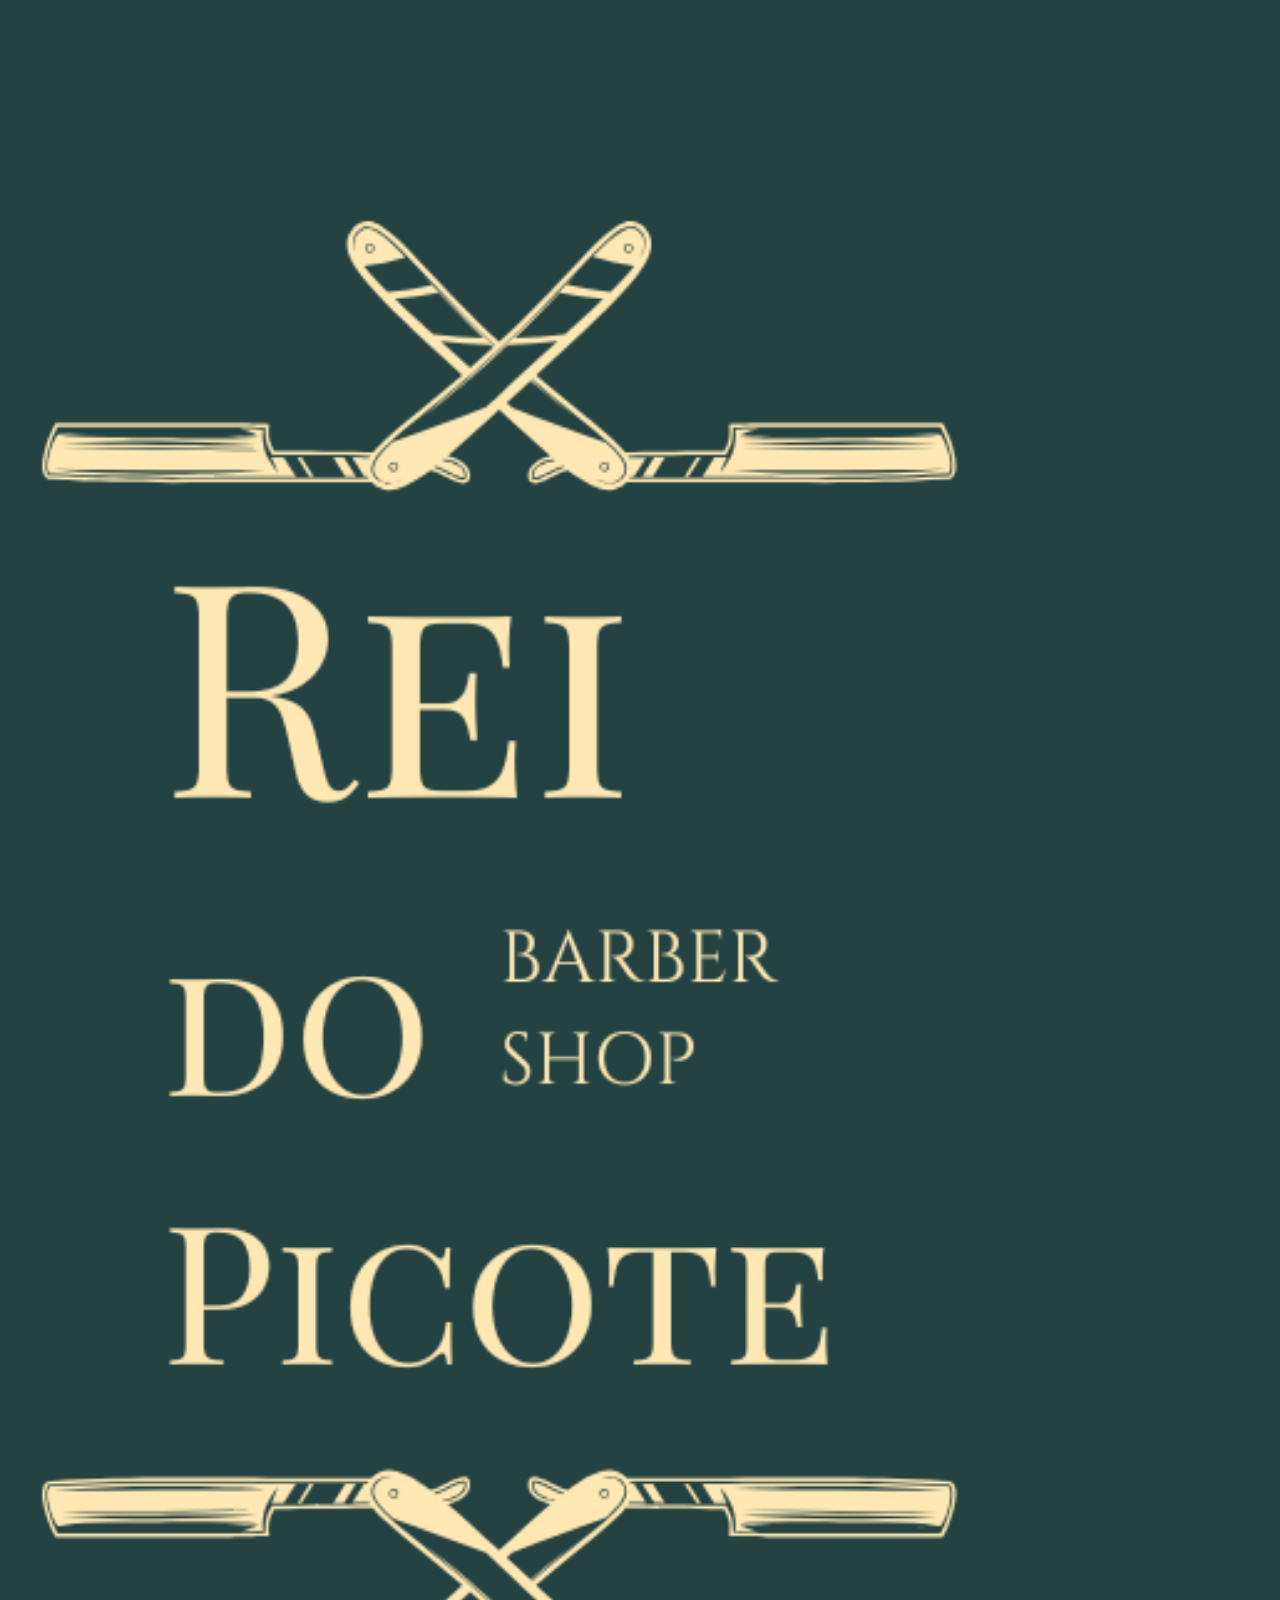
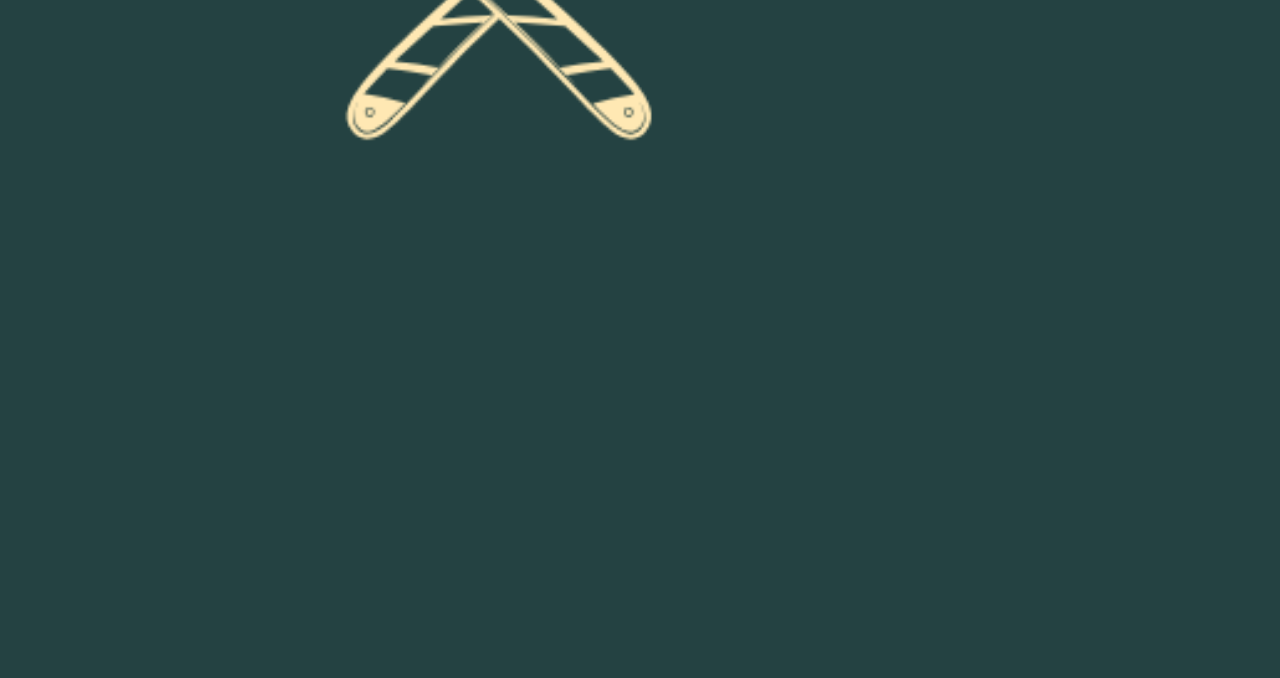
<file: index.html>
<!DOCTYPE html>
<html lang="pt-br">

<head>
    <meta charset="UTF-8">
    <meta name="viewport" content="width=device-width, initial-scale=1.0">
    <title>Barbearia</title>
    <link rel="stylesheet" href="style.css">

</head>

<body>
    <img src="imagens/Barbearia.png" class="logo">

    <script>

        // setTimeout(() => {
        //     window.location.href = 'login.html'
        // }, 5000);

    </script>


</body>

</html>
</file>
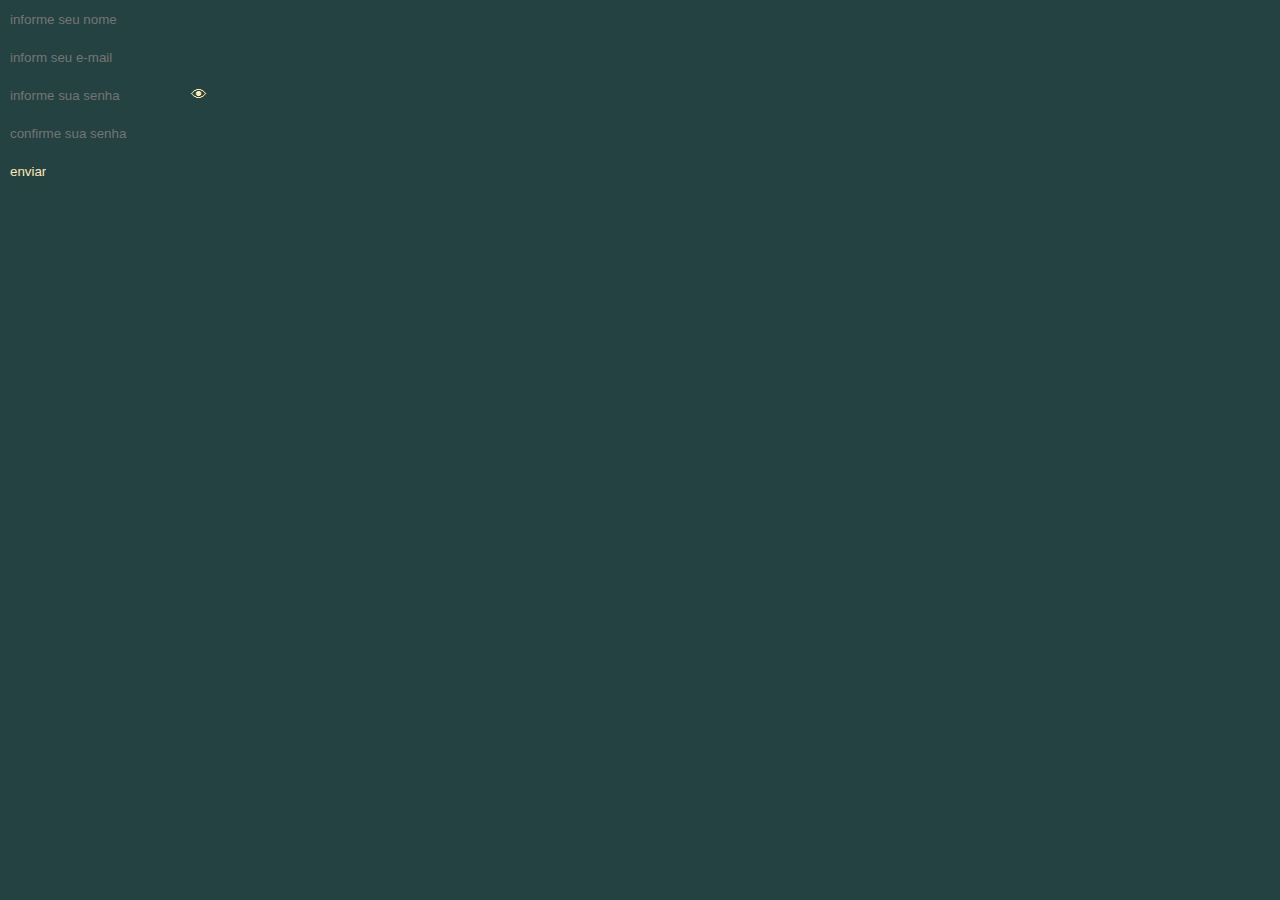
<file: login.html>
<!DOCTYPE html>
<html lang="en">

<head>
    <meta charset="UTF-8">
    <meta name="viewport" content="width=device-width, initial-scale=1.0">
    <title>Login</title>
    <link rel="stylesheet" href="style.css">
</head>

<body>

    <div class="formulario">
        <form action="">

            <div class="grupo">
                <input type="text" placeholder="informe seu nome">
                <span class="erro">o nome deve ter pelo menos três caracteres</span>
            </div>

            <div class="grupo">
                <input type="text" placeholder="inform seu e-mail">
                <span class="erro">o email precisa ser válido</span>
            </div>

            <div class="grupo">
                <input type="password" placeholder="informe sua senha">
                <span class="erro">a senha precisa ter 8 caracteres </span>

                <a class="alternarSenha"> &#128065;</a>
            </div>

            <div class="grupo">
                <input type="password" placeholder="confirme sua senha">
                <span class="erro">a confirmação não corresponde à senha</span>
            </div>

            <div class="grupo">
                <input type="submit" value="enviar">
            </div>

        </form>

    </div>
    <script>
        const inputs = document.querySelectorAll('input');
        const erros = document.querySelectorAll('.erro')

        function validaNome() {
            if (inputs[0].value.length <= 3) {
                console.log("digitou")
                erros[0].style.display = 'block'
                inputs[0].classList.add('invalido')
                return false;
            } else {
                erros[0].style.display = 'none'
                inputs[0].classList.remove('invalido')
            }
        }

        inputs[0].addEventListener('input', validaNome)

        function validaEmail() {
            const emailRegex = /^[a-zA-Z0-9._%+-]+@[a-zA-Z0-9.-]+\.[a-zA-Z]{2,}$/

            if (!emailRegex.test(inputs[1].value)) {
                erros[1].style.display = 'block'
                inputs[1].classList.add('invalido')
                return false;
            } else {
                erros[1].style.display = 'none'
                inputs[1].classList.remove('invalido')
            }
        }

        inputs[1].addEventListener('input', validaEmail)

        function validaSenha() {
            const senhaRegex = /^(?=.*[A-Z])(?=.*[!@#$%^&*])[A-Za-z\d!@#$%^&*]{8,}$/;
            if (!senhaRegex.test(inputs[2].value)) {
                erros[2].style.display = 'block'
                inputs[2].classList.add('invalido')
                return false
            } else {
                erros[2].style.display = 'none'
                inputs[2].classList.remove('invalido')
            }
        }

        inputs[2].addEventListener('input', validaSenha)

        function confirmaSenha() {
            if (inputs[3].value != inputs[2].value) {
                erros[3].style.display = 'block'
                inputs[3].classList.add('invalido')
                return false
            } else {
                erros[3].style.display = 'none'
                inputs[3].classList.remove('invalido')
            }
        }
        inputs[3].addEventListener('input', confirmaSenha)


        document.querySelector('form').addEventListener('submit', (evento) => {

            evento.preventDefault()

            let erroNome = validaNome()
            let erroEmail = validaEmail()
            let erroSenha = validaSenha()
            let erroConfirmarSenha = confirmaSenha()
            
            if (erroNome!=false && erroEmail != false && erroSenha!=false && erroConfirmarSenha!=false) {
                
                window.location.href = 'servicos.html'
            }
            
            
        })


        document.querySelector('.alternarSenha').addEventListener('click', () => {
            const tipoAtual = inputs[2].getAttribute('type');

            const tipo = tipoAtual === 'password' ? 'text' : 'password';

            inputs[2].setAttribute('type', tipo)

        });



    </script>


    </form>
</body>

</html>
</file>
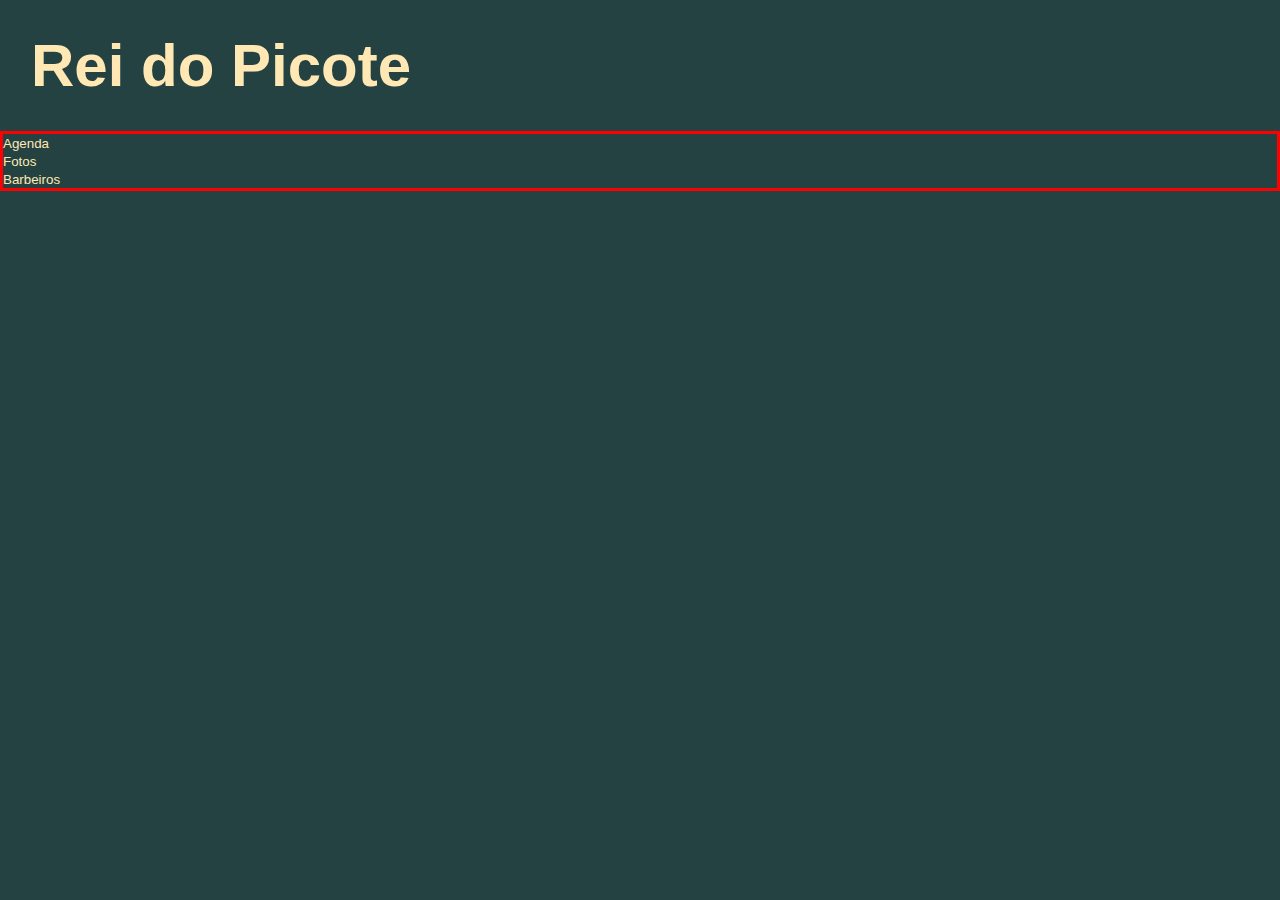
<file: servicos.html>
<!DOCTYPE html>
<html lang="pt-br">

<head>
    <meta charset="UTF-8">
    <meta name="viewport" content="width=device-width, initial-scale=1.0">
    <title>Serviços</title>
    <link rel="stylesheet" href="style.css">
</head>

<body>
    <h1>Rei do Picote</h1>
<div class="servicos">
     <ul class="lista">
        <!-- <a href="agenda.html">
            <li>Agendar</li>
        </a>
        <a href="fotos.html">
            <li>Fotos</li>
        </a>
        <a href="barbeiros.html">
            <li>Barbeiros</li>
        </a> -->
        <li><button class="btnAgenda">Agenda</button></li>
        <li><button class="btnFotos">Fotos</button></li>
        <li><button class="btnBarbeiros">Barbeiros</button></li>
    </ul>
</div>
   

</body>

</html>
</file>
<file: style.css>
* {
    border: 0px;
    padding: 0px;
    margin: 0px;
    font-family: 'Franklin Gothic Medium', 'Arial Narrow', Arial, sans-serif;
    background-color: #244242;
    color: #ffe8b3;
}

.logo,
img {
    width: 80%;
}

.erro {
    color: red;
    display: none;
}

.grupo {
    padding: 10px;
}

input {
    outline: none;
}

input.invalido {
    border: solid 2px red;
}

h1{
    font-size: 60px;
    padding: 31px;
}

.servicos{
    border: solid red;
}
</file>
